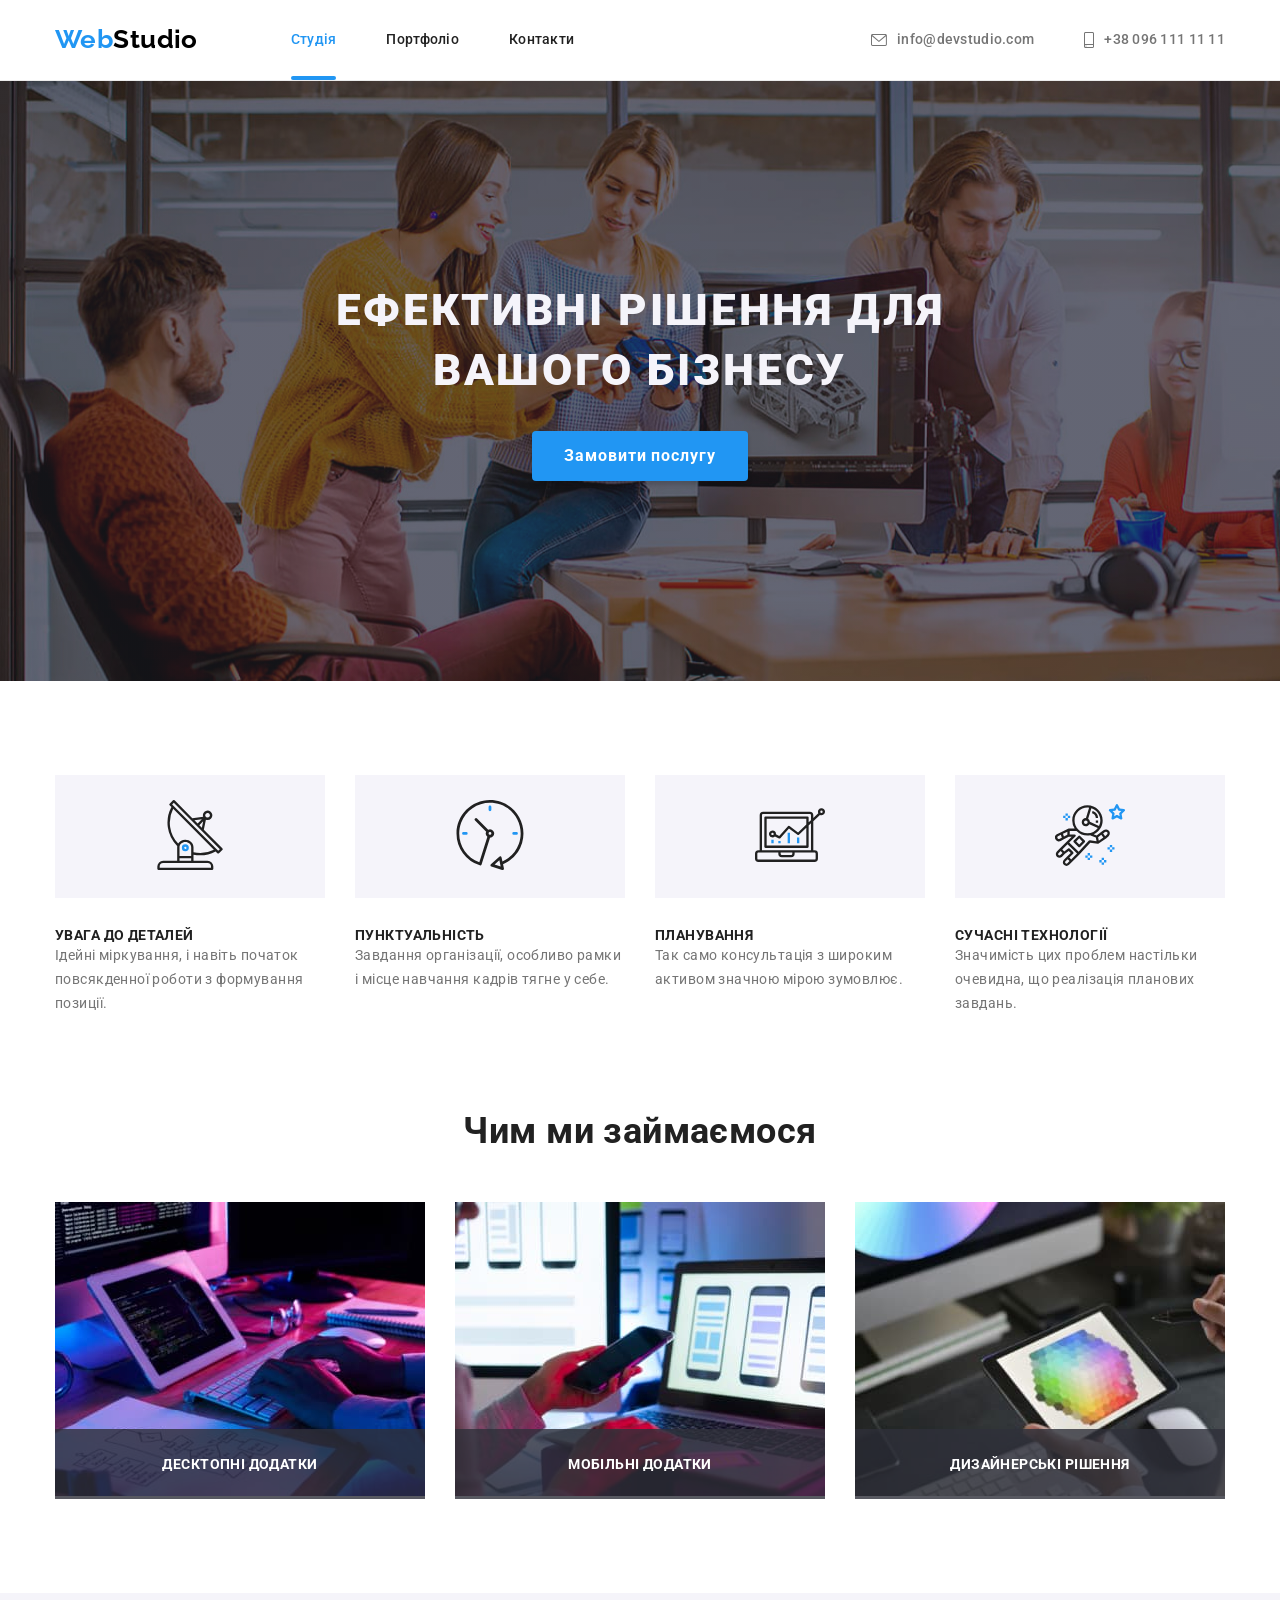
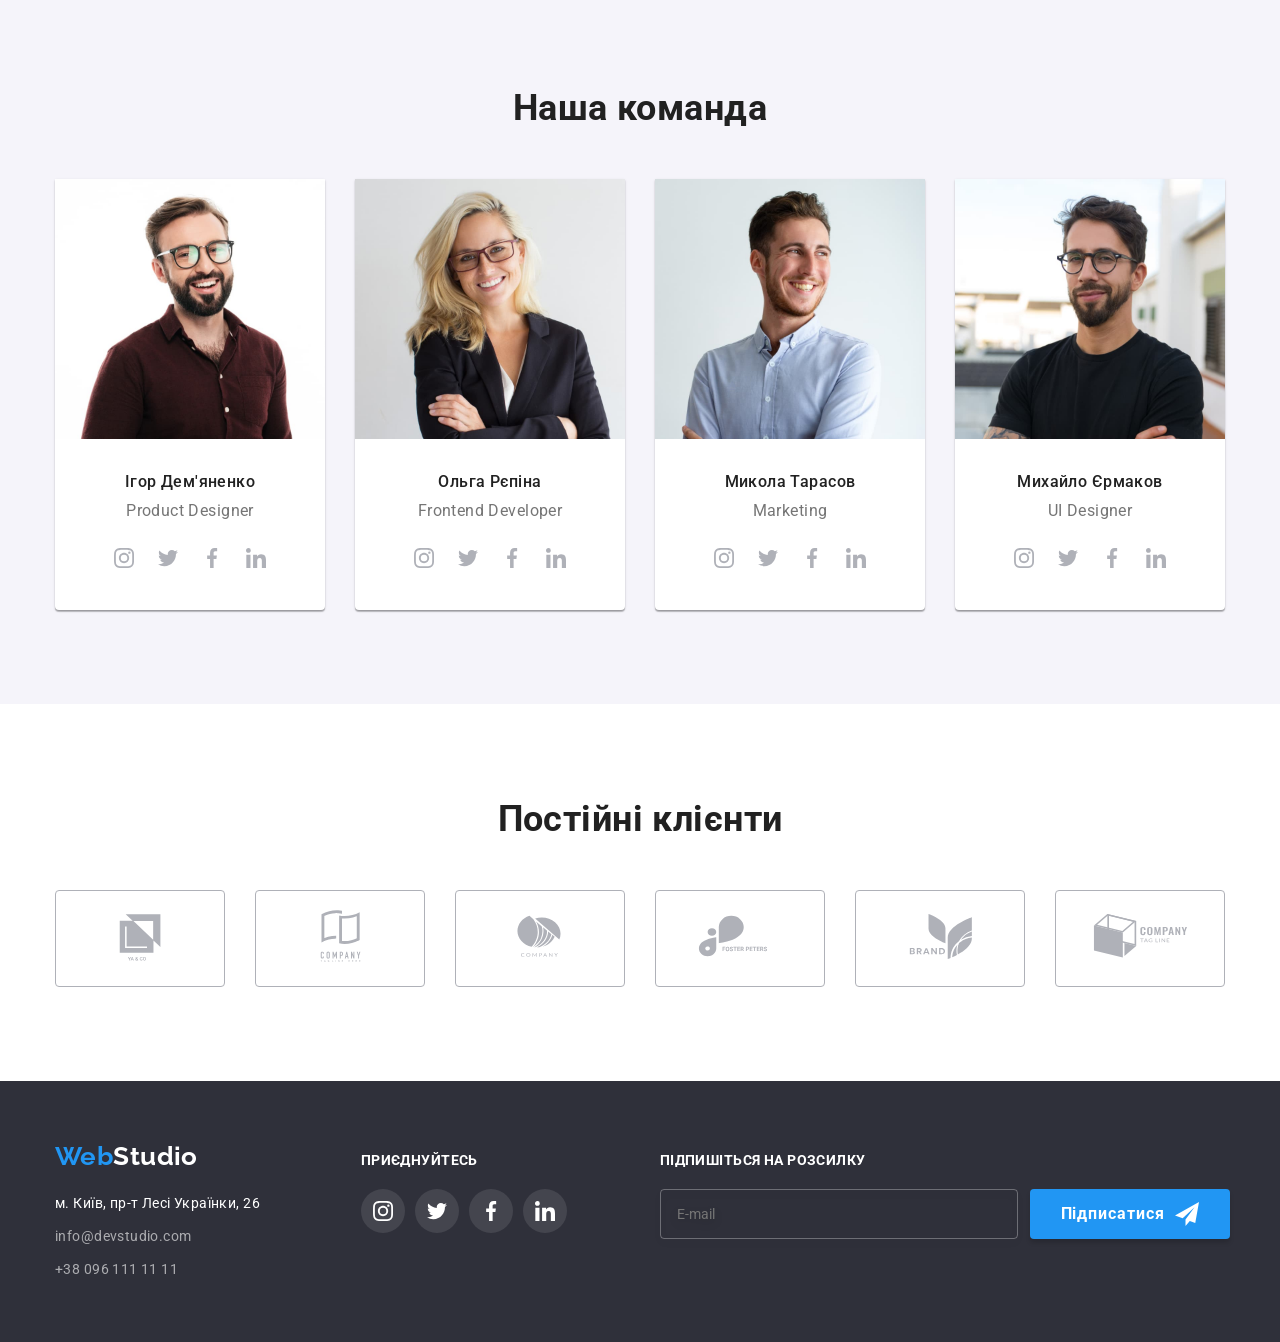
<file: index.html>
<!DOCTYPE html>
<html lang="en">
<head>
    <meta charset="UTF-8">
    <meta http-equiv="X-UA-Compatible" content="IE=edge">
    <meta name="viewport" content="width=device-width, initial-scale=1.0">
    <title>Студія</title>
    <link rel="stylesheet" href="https://cdnjs.cloudflare.com/ajax/libs/modern-normalize/1.1.0/modern-normalize.min.css"
    integrity="sha512-wpPYUAdjBVSE4KJnH1VR1HeZfpl1ub8YT/NKx4PuQ5NmX2tKuGu6U/JRp5y+Y8XG2tV+wKQpNHVUX03MfMFn9Q=="
    crossorigin="anonymous" referrerpolicy="no-referrer">
    <link rel="stylesheet" href="./css/styles.css">
    <link rel="preconnect" href="https://fonts.googleapis.com">
    <link rel="preconnect" href="https://fonts.gstatic.com" crossorigin>
    <link href="https://fonts.googleapis.com/css2?family=Raleway:wght@700&family=Roboto:wght@400;500;700;900&display=swap"
        rel="stylesheet">
</head>
<body>
    
<!-- ХЕДЕР -->

<header class="header">
    <div class="container">
        <nav class="header-nav">
            <a class="logo-first" href="./index.html">Web<span class="logo-second">Studio</span></a>
            <ul class="header-list">
                <li class="header-link current"><a class="link" href="./index.html">Студія</a></li>
                <li class="header-link "><a class="link" href="./portfolio.html">Портфоліо</a></li>
                <li class="header-link"><a class="link" href="">Контакти</a></li>
            </ul>
        </nav>
        
        <ul class="header-contacts-list">
            <li class="item"><a class="link" href="mailto:info@devstudio.com">
                <svg class="contacts-icon" width="16" height="12">
                    <use href="./images/icons.svg#icon-envelope"></use>
                </svg>
                info@devstudio.com</a></li>
            <li class="item"><a class="link" href="tel:+380961111111">
                <svg class="contacts-icon" width="10" height="16">
                    <use href="./images/icons.svg#icon-smartphone"></use>
                </svg>
                +38 096 111 11 11</a></li>
        </ul>
    </div>
</header>

<!--ГЕРОЙ-->
<main class="hero overlay">
    <h1 class="hero-title">Ефективні рішення для вашого бізнесу</h1>
    <button  class="hero-btn" type="button" data-modal-open>Замовити послугу</button>
    
</main>

<!--НАШІ ПЕРЕВАГИ-->
<section class="benefits section">
    <div class="container">
    <h2 class="visually-hidden">Наші переваги</h2>
    <ul class="benefits-list">
        <li class="benefits-item">
            <div class="benefits-bg">
                <svg class="benefits-icon" width="70" height="70">
                    <use href="./images/icons.svg#icon-antenna"></use>
                </svg>
            </div>
            <h3 class="benefits-title">УВАГА ДО ДЕТАЛЕЙ</h3>
            <p class="benefits-text">Ідейні міркування, і навіть початок повсякденної роботи з формування позиції.</p>
        </li>
        <li class="benefits-item">
            <div class="benefits-bg">
                <svg class="benefits-icon" width="70" height="70">
                    <use href="./images/icons.svg#icon-clock"></use>
                </svg>
            </div>
            <h3 class="benefits-title">ПУНКТУАЛЬНІСТЬ</h3>
            <p class="benefits-text">Завдання організації, особливо рамки і місце навчання кадрів тягне у себе.</p>
        </li>
        <li class="benefits-item">
            <div class="benefits-bg">
                <svg class="benefits-icon" width="70" height="70">
                    <use href="./images/icons.svg#icon-diagram"></use>
                </svg>
            </div>
            <h3 class="benefits-title">ПЛАНУВАННЯ</h3>
            <p class="benefits-text">Так само консультація з широким активом значною мірою зумовлює.</p>
        </li>
        <li class="benefits-item">
            <div class="benefits-bg">
                <svg class="benefits-icon" width="70" height="70">
                    <use href="./images/icons.svg#icon-astronaut"></use>
                </svg>
            </div>
            <h3 class="benefits-title">СУЧАСНІ ТЕХНОЛОГІЇ</h3>
            <p class="benefits-text">Значимість цих проблем настільки очевидна, що реалізація планових завдань.</p>
        </li>
    </ul>
    </div>
    
</section>

<!--Чим ми займаємося-->
<section class="business section">
    <div class="container">
        <h2 class="business-title">Чим ми займаємося</h2>
        <ul class="business-list">
            <li class="business-img">
                <div class="business-thumb">
                    <img src="./images/img1.jpg" width="370" height="294" alt="Програмування">
                    <p class="business-descr">Десктопні додатки</p>
                </div>
            </li>
            <li class="business-img">
                <div class="business-thumb">
                    <img src="./images/img2.jpg" width="370" height="294" alt="Розробка додатків">
                    <p class="business-descr">Мобільні додатки</p>
                </div>
            </li>
            <li class="business-img">
                <div class="business-thumb">
                    <img src="./images/img3.jpg" width="370" height="294" alt="Дизайн">
                    <p class="business-descr">Дизайнерські рішення</p>
                </div>
            </li>
        </ul>
    </div>
</section>

<!-- НАША КОМАНДА -->

<section class="team section">
   <div class="container">
    <h2 class="team-title">Наша команда</h2>
    
    <ul class="team-list">
        <li class="team-item">
            <img class="team-img" src="./images/Igor.jpg" width="270" height="260" alt="">
            <div class="team-descr">
                <h3 class="team-name">Ігор Дем'яненко</h3>
                <p class="team-text">Product Designer</p>
                <ul class="social-links-list">
                    <li class="social-item"><a class="social-link" href="">
                            <svg class="social-icon" width="20" height="20">
                                <use href="./images/icons.svg#icon-instagram"></use>
                            </svg>
                        </a></li>
                    <li class="social-item"><a class="social-link" href="">
                            <svg class="social-icon" width="20" height="20">
                                <use href="./images/icons.svg#icon-twitter"></use>
                            </svg>
                        </a></li>
                    <li class="social-item"><a class="social-link" href="">
                            <svg class="social-icon" width="20" height="20">
                                <use href="./images/icons.svg#icon-facebook"></use>
                            </svg>
                        </a></li>
                    <li class="social-item"><a class="social-link" href="">
                            <svg class="social-icon" width="20" height="20">
                                <use href="./images/icons.svg#icon-linkedin"></use>
                            </svg>
                        </a></li>
                
                </ul>
            </div>
        </li>
        <li class="team-item">
            <img class="team-img" src="./images/Olga.jpg" width="270" height="260" alt="">
            <div class="team-descr">
                <h3 class="team-name">Ольга Рєпіна</h3>
                <p class="team-text">Frontend Developer</p>
                <ul class="social-links-list">
                    <li class="social-item"><a class="social-link" href="">
                            <svg class="social-icon" width="20" height="20">
                                <use href="./images/icons.svg#icon-instagram"></use>
                            </svg>
                        </a></li>
                    <li class="social-item"><a class="social-link" href="">
                            <svg class="social-icon" width="20" height="20">
                                <use href="./images/icons.svg#icon-twitter"></use>
                            </svg>
                        </a></li>
                    <li class="social-item"><a class="social-link" href="">
                            <svg class="social-icon" width="20" height="20">
                                <use href="./images/icons.svg#icon-facebook"></use>
                            </svg>
                        </a></li>
                    <li class="social-item"><a class="social-link" href="">
                            <svg class="social-icon" width="20" height="20">
                                <use href="./images/icons.svg#icon-linkedin"></use>
                            </svg>
                        </a></li>
                
                </ul>
            </div>
        </li>
        <li class="team-item">
            <img class="team-img" src="./images/Mykola.jpg" width="270" height="260" alt="">
            <div class="team-descr">
                <h3 class="team-name">Микола Тарасов</h3>
                <p class="team-text">Marketing</p>
                <ul class="social-links-list">
                    <li class="social-item"><a class="social-link" href="">
                            <svg class="social-icon" width="20" height="20">
                                <use href="./images/icons.svg#icon-instagram"></use>
                            </svg>
                        </a></li>
                    <li class="social-item"><a class="social-link" href="">
                            <svg class="social-icon" width="20" height="20">
                                <use href="./images/icons.svg#icon-twitter"></use>
                            </svg>
                        </a></li>
                    <li class="social-item"><a class="social-link" href="">
                            <svg class="social-icon" width="20" height="20">
                                <use href="./images/icons.svg#icon-facebook"></use>
                            </svg>
                        </a></li>
                    <li class="social-item"><a class="social-link" href="">
                            <svg class="social-icon" width="20" height="20">
                                <use href="./images/icons.svg#icon-linkedin"></use>
                            </svg>
                        </a></li>
                
                </ul>
            </div>
        </li>
        <li class="team-item">
            <img class="team-img" src="./images/mykhaylo.jpg" width="270" height="260" alt="">
            <div class="team-descr">
                <h3 class="team-name">Михайло Єрмаков</h3>
                <p class="team-text">UI Designer</p>
                <ul class="social-links-list">
                    <li class="social-item"><a class="social-link" href="">
                            <svg class="social-icon" width="20" height="20">
                                <use href="./images/icons.svg#icon-instagram"></use>
                            </svg>
                        </a></li>
                    <li class="social-item"><a class="social-link" href="">
                            <svg class="social-icon" width="20" height="20">
                                <use href="./images/icons.svg#icon-twitter"></use>
                            </svg>
                        </a></li>
                    <li class="social-item"><a class="social-link" href="">
                            <svg class="social-icon" width="20" height="20">
                                <use href="./images/icons.svg#icon-facebook"></use>
                            </svg>
                        </a></li>
                    <li class="social-item"><a class="social-link" href="">
                            <svg class="social-icon" width="20" height="20">
                                <use href="./images/icons.svg#icon-linkedin"></use>
                            </svg>
                        </a></li>
                
                </ul>
            </div>
        </li>
    </ul>

   </div>
</section>

<!-- ПОСТІЙНІ КЛІЄНТИ -->

<section class="clients-section section">
    <div class="container">
        <h2 class="clients-title">Постійні клієнти</h2>
        <ul class="clients-list">
            <li class="clients-item">
                <a class="clients-link" href="">
                    <svg class="clients-icon" width="106" height="60">
                        <use href="./images/icons.svg#icon-logo1"></use>
                    </svg>
                </a></li>
            <li class="clients-item">
                <a class="clients-link" href="">
                    <svg class="clients-icon" width="106" height="60">
                        <use href="./images/icons.svg#icon-logo2"></use>
                    </svg>
                </a>
            </li>
            <li class="clients-item">
                <a class="clients-link" href="">
                    <svg class="clients-icon" width="106" height="60">
                        <use href="./images/icons.svg#icon-logo3"></use>
                    </svg>
                </a>
            </li>
            <li class="clients-item">
                <a class="clients-link" href="">
                    <svg class="clients-icon" width="106" height="60">
                        <use href="./images/icons.svg#icon-logo4"></use>
                    </svg>
                </a>
            </li>
            <li class="clients-item">
                <a class="clients-link" href="">
                    <svg class="clients-icon" width="106" height="60">
                        <use href="./images/icons.svg#icon-logo5"></use>
                    </svg>
                </a>
            </li>
            <li class="clients-item">
                <a class="clients-link" href="">
                    <svg class="clients-icon" width="106" height="60">
                        <use href="./images/icons.svg#icon-logo6"></use>
                    </svg>
                </a>
            </li>
        </ul>

    </div>
</section>

<!-- ФУТЕР -->

<footer class="footer">
    <div class="container">
       <div class="footer-left">
        <div class="footer-logo">
            <a class="logo-first" href="./index.html">Web<span class="logo-second">Studio</span></a>
        </div>
        <address class="footer-adress">
            <ul class="footer-adress list">
                <li class="footer-adress item">м. Київ, пр-т Лесі Українки, 26</li>
                <li class="footer-adress link"><a href="mailto:info@devstudio.com">info@devstudio.com</a></li>
                <li class="footer-adress link"><a href="tel:+380961111111">+38 096 111 11 11</a></li>
            </ul>
        </address>
       </div>
        <div class="footer-right">
            <p class="social-title">приєднуйтесь</p>
            <ul class="social-list">
                <li class="social-item"><a class="social-link" href="">
                        <svg class="social-icon" width="20" height="20">
                            <use href="./images/icons.svg#icon-instagram"></use>
                        </svg>
                    </a></li>
                <li class="social-item"><a class="social-link" href="">
                        <svg class="social-icon" width="20" height="20">
                            <use href="./images/icons.svg#icon-twitter"></use>
                        </svg>
                    </a></li>
                <li class="social-item"><a class="social-link" href="">
                        <svg class="social-icon" width="20" height="20">
                            <use href="./images/icons.svg#icon-facebook"></use>
                        </svg>
                    </a></li>
                <li class="social-item"><a class="social-link" href="">
                        <svg class="social-icon" width="20" height="20">
                            <use href="./images/icons.svg#icon-linkedin"></use>
                        </svg>
                    </a></li>
            </ul>
        </div>
        <!-- ПІДПИСКА НА РОЗСИЛКУ -->
        
        <div class="footer-subscribe">
            <p class="subscribe-text">Підпишіться на розсилку</p>
            <form class="form-email">
                <label class="label">
                <input class="subscribe-input" type="email" name="email" placeholder="E-mail" autofocus autocomplete="off">
                </label>
                <button class="submit-btn" type="submit">Підписатися<span>
                <svg class="send-icon" width="24" height="24">
                    <use href="./images/icons.svg#icon-icon-send"></use>
                </svg>
                </span></button>
            </form>
        </div>
    </div>

 

</footer>

<!-- МОДАЛЬНЕ ВІКНО -->

<div class="backdrop is-hidden" data-modal>
    <div class="modal-wrapper">
        <button class="modal-btn" type="button" data-modal-close>
            <svg class="close-icon" width="18" height="18">
                <use href="./images/icons.svg#icon-close"></use>
            </svg>
        </button>
        
        <form class="modal-form">
            <p class="modal-title">Залиште свої дані, ми вам передзвонимо</p>
            <div class="form-field">
                <label class="form-label" for="text">
                    <span class="label-item">Ім'я</span>
                    <input class="form-input" type="text" id="text" required minlength="3" pattern="^[a-zA-Z]+\s[a-zA-Z]+$">
                    <svg class="form-icon" width="18" height="18">
                        <use href="./images/icons.svg#icon-person-black"></use>
                    </svg>
                </label>
                
            </div>
            <div class="form-field">
                <label class="form-label" for="tel">
                    <span class="label-item">Телефон</span>
                    <input class="form-input" type="tel" id="tel" required autofocus>
                    <svg class="form-icon" width="18" height="18">
                        <use href="./images/icons.svg#icon-phone-black"></use>
                    </svg>
                </label>
                
            </div>
            <div class="form-field">
                <label class="form-label" for="email">
                    <span class="label-item">Пошта</span>
                    <input class="form-input" type="email" id="email" required>
                    <svg class="form-icon" width="18" height="18">
                        <use href="./images/icons.svg#icon-email-black"></use>
                    </svg>
                </label>
                
            </div>
            <div class="form-field">
                <label class="form-label" for="comments">
                    <span class="label-item">Коментар</span>
                    <textarea class=" textarea form-input" name="comments"  id="comments" placeholder="Введіть текст" cols="30"></textarea>
                </label>
            </div>

            <label class="checkbox-label">
                <input class="checkbox" type="checkbox" name="html" id="checkbox-label">
                <span class="checkbox-icon">
                    <svg class="icon" width="16" height="15">
                        <use href="./images/icons.svg#icon-vector"></use>
                    </svg>
                </span>
                <span class="checkbox-item">
                    Погоджуюся з розсилкою та приймаю
                    <a class="checkbox-link" href="">Умови договору</a>
                </span>
            </label>
            <button class="form-submit-btn" type="submit">Відправити</button>
        </form>
    </div>

</div>

<script src="./modal.js"></script>




</body>
</html>
</file>
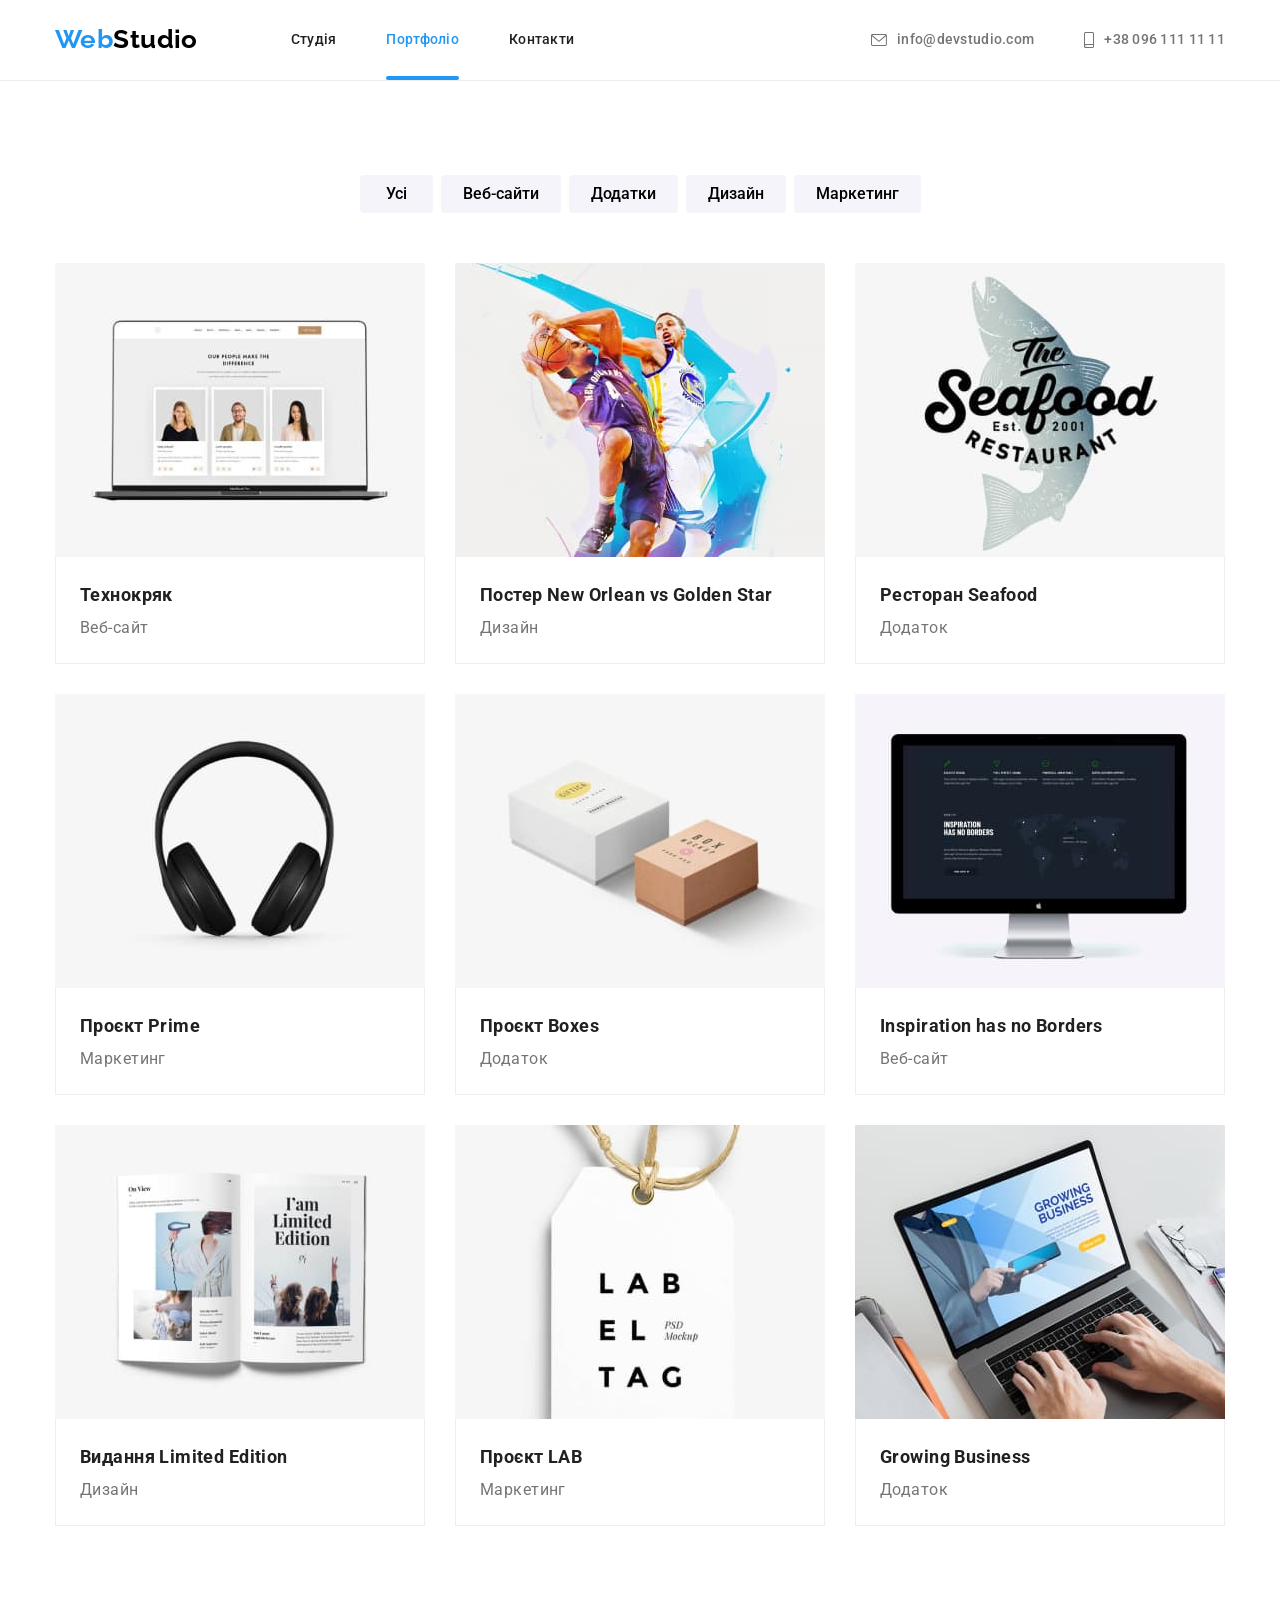
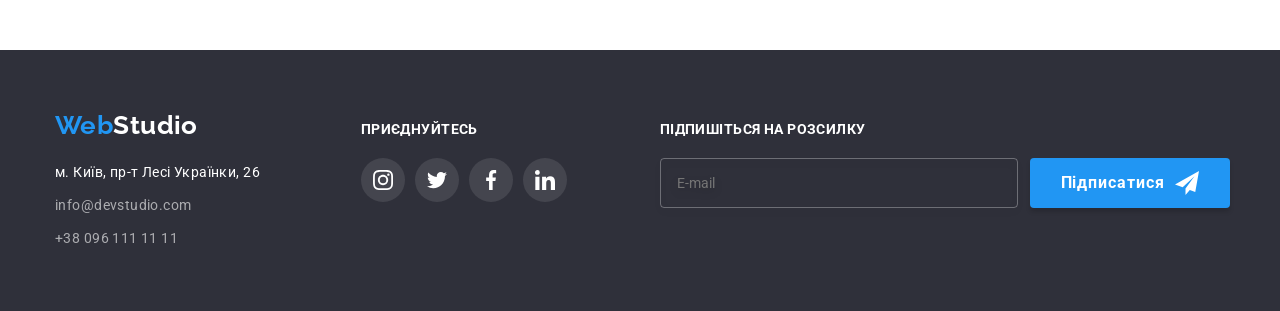
<file: portfolio.html>
<!DOCTYPE html>
<html lang="en">
<head>
    <meta charset="UTF-8">
    <meta http-equiv="X-UA-Compatible" content="IE=edge">
    <meta name="viewport" content="width=device-width, initial-scale=1.0">
    <title>Portfolio</title>
    <link rel="stylesheet" href="https://cdnjs.cloudflare.com/ajax/libs/modern-normalize/1.1.0/modern-normalize.min.css"
    integrity="sha512-wpPYUAdjBVSE4KJnH1VR1HeZfpl1ub8YT/NKx4PuQ5NmX2tKuGu6U/JRp5y+Y8XG2tV+wKQpNHVUX03MfMFn9Q=="
    crossorigin="anonymous" referrerpolicy="no-referrer">
    <link rel="stylesheet" href="./css/styles.css">
    <link rel="preconnect" href="https://fonts.googleapis.com">
    <link rel="preconnect" href="https://fonts.gstatic.com" crossorigin>
    <link href="https://fonts.googleapis.com/css2?family=Raleway:wght@700&family=Roboto:wght@400;500;700;900&display=swap"
        rel="stylesheet">
</head>
<body>
<!-- ХЕДЕР -->

<header class="header">
    <div class="container">
        <nav class="header-nav">
            <a class="logo-first" href="./index.html">Web<span class="logo-second">Studio</span></a>
            <ul class="header-list">
                <li class="header-link"><a class="link" href="./index.html">Студія</a></li>
                <li class="header-link current"><a class="link" href="./portfolio.html">Портфоліо</a></li>
                <li class="header-link"><a class="link" href="">Контакти</a></li>
            </ul>
        </nav>

        <ul class="header-contacts-list">
            <li class="item"><a class="link" href="mailto:info@devstudio.com">
                    <svg class="contacts-icon" width="16" height="12">
                        <use href="./images/icons.svg#icon-envelope"></use>
                    </svg>
                    info@devstudio.com</a></li>
            <li class="item"><a class="link" href="tel:+380961111111">
                    <svg class="contacts-icon" width="10" height="16">
                        <use href="./images/icons.svg#icon-smartphone"></use>
                    </svg>
                    +38 096 111 11 11</a></li>
        </ul>
    </div>
</header>

    <!-- НАШІ РОБОТИ -->

    <section class="projects section">
        <div class="container">
            <ul class="projects-btn-list">
                <li class="projects-btn-item"><button class="projects-btn" type="button">Усі</button></li>
                <li class="projects-btn-item"><button class="projects-btn" type="button">Веб-сайти</button></li>
                <li class="projects-btn-item"><button class="projects-btn" type="button">Додатки</button></li>
                <li class="projects-btn-item"><button class="projects-btn" type="button">Дизайн</button></li>
                <li class="projects-btn-item"><button class="projects-btn" type="button">Маркетинг</button></li>
            </ul>
            
            <ul class="projects-list">
                <li class="projects-item">
                    <a class="projects-link" href="">
                        <div class="projects-thumb">
                            <img class="projects-img" src="./images/tehno.jpg" width="370" height="294" alt="">
                            <p class="projects-definition">Ресурс пропонує комплексні пропозиції з різним рівнем функціоналу та сервісів. Все це
                                дозволить відвідувачу отримати
                                вичерпні відомості про компанію чи приватну особу.</p>
                        </div>
                        <div class="projects-descr">
                            <h2 class="projects-title">Технокряк</h2>
                            <p class="projects-text">Веб-сайт</p>
                        </div>
                    </a>
                </li>
            
                <li class="projects-item">
                    <a class="projects-link" href="">
                        <div class="projects-thumb">
                            <img class="projects-img" src="./images/orlean.jpg" width="370" height="294" alt="">
                            <p class="projects-definition">Ресурс пропонує комплексні пропозиції з різним рівнем функціоналу та сервісів. Все це
                                дозволить відвідувачу отримати
                                вичерпні відомості про компанію чи приватну особу.</p>
                        </div>
                        <div class="projects-descr">
                            <h2 class="projects-title">Постер New Orlean vs Golden Star</h2>
                            <p class="projects-text">Дизайн</p>
                        </div>
                    </a>
                </li>
                <li class="projects-item">
                    <a class="projects-link" href="">
                        <div class="projects-thumb">
                            <img class="projects-img" src="./images/food.jpg" width="370" height="294" alt="">
                            <p class="projects-definition">Ресурс пропонує комплексні пропозиції з різним рівнем функціоналу та сервісів. Все це
                                дозволить відвідувачу отримати
                                вичерпні відомості про компанію чи приватну особу.</p>
                        </div>
                        <div class="projects-descr">
                            <h2 class="projects-title">Ресторан Seafood</h2>
                            <p class="projects-text">Додаток</p>
                        </div>
                    </a>
            
                </li>
                <li class="projects-item">
                    <a class="projects-link" href="">
                        <div class="projects-thumb">
                            <img class="projects-img" src="./images/prime.jpg" width="370" height="294" alt="">
                            <p class="projects-definition">Ресурс пропонує комплексні пропозиції з різним рівнем функціоналу та сервісів. Все це
                                дозволить відвідувачу отримати
                                вичерпні відомості про компанію чи приватну особу.</p>
                        </div>
                        <div class="projects-descr">
                            <h2 class="projects-title">Проєкт Prime</h2>
                            <p class="projects-text">Маркетинг</p>
                        </div>
                    </a>
            
                </li>
                <li class="projects-item">
                    <a class="projects-link" href="">
                        <div class="projects-thumb">
                            <img class="projects-img" src="./images/boxes.jpg" width="370" height="294" alt="">
                            <p class="projects-definition">Ресурс пропонує комплексні пропозиції з різним рівнем функціоналу та сервісів. Все це
                                дозволить відвідувачу отримати
                                вичерпні відомості про компанію чи приватну особу.</p>
                        </div>
                        <div class="projects-descr">
                            <h2 class="projects-title">Проєкт Boxes</h2>
                            <p class="projects-text">Додаток</p>
                        </div>
                    </a>
            
                </li>
                <li class="projects-item">
                    <a class="projects-link" href="">
                        <div class="projects-thumb">
                            <img class="projects-img" src="./images/insp.jpg" width="370" height="294" alt="">
                            <p class="projects-definition">Ресурс пропонує комплексні пропозиції з різним рівнем функціоналу та сервісів. Все це
                                дозволить відвідувачу отримати
                                вичерпні відомості про компанію чи приватну особу.</p>
                        </div>
                        <div class="projects-descr">
                            <h2 class="projects-title">Inspiration has no Borders</h2>
                            <p class="projects-text">Веб-сайт</p>
                        </div>
                    </a>
            
                </li>
                <li class="projects-item">
                    <a class="projects-link" href="">
                        <div class="projects-thumb">
                            <img class="projects-img" src="./images/limited.jpg" width="370" height="294" alt="">
                            <p class="projects-definition">Ресурс пропонує комплексні пропозиції з різним рівнем функціоналу та сервісів. Все це
                                дозволить відвідувачу отримати
                                вичерпні відомості про компанію чи приватну особу.</p>
                        </div>
                        <div class="projects-descr">
                            <h2 class="projects-title">Видання Limited Edition</h2>
                            <p class="projects-text">Дизайн</p>
                        </div>
                    </a>
            
                </li>
                <li class="projects-item">
                    <a class="projects-link" href="">
                        <div class="projects-thumb">
                            <img class="projects-img" src="./images/lab.jpg" width="370" height="294" alt="">
                            <p class="projects-definition">Ресурс пропонує комплексні пропозиції з різним рівнем функціоналу та сервісів. Все це
                                дозволить відвідувачу отримати
                                вичерпні відомості про компанію чи приватну особу.</p>
                        </div>
                        <div class="projects-descr">
                            <h2 class="projects-title">Проєкт LAB</h2>
                            <p class="projects-text">Маркетинг</p>
                        </div>
                    </a>
            
                </li>
                <li class="projects-item">
                    <a class="projects-link" href="">
                        <div class="projects-thumb">
                            <img class="projects-img" src="./images/growing.jpg" width="370" height="294" alt="">
                            <p class="projects-definition">Ресурс пропонує комплексні пропозиції з різним рівнем функціоналу та сервісів. Все це
                                дозволить відвідувачу отримати
                                вичерпні відомості про компанію чи приватну особу.</p>
                        </div>
                        <div class="projects-descr">
                            <h2 class="projects-title">Growing Business</h2>
                            <p class="projects-text">Додаток</p>
                        </div>
                    </a>
            
                </li>
            </ul>
        </div>


    </section>
    

<!-- ФУТЕР -->

<footer class="footer">
    <div class="container">
        <div class="footer-left">
            <div class="footer-logo">
                <a class="logo-first" href="./index.html">Web<span class="logo-second">Studio</span></a>
            </div>
            <address class="footer-adress">
                <ul class="footer-adress list">
                    <li class="footer-adress item">м. Київ, пр-т Лесі Українки, 26</li>
                    <li class="footer-adress link"><a href="mailto:info@devstudio.com">info@devstudio.com</a></li>
                    <li class="footer-adress link"><a href="tel:+380961111111">+38 096 111 11 11</a></li>
                </ul>
            </address>
        </div>
        <div class="footer-right">
            <p class="social-title">приєднуйтесь</p>
            <ul class="social-list">
                <li class="social-item"><a class="social-link" href="">
                        <svg class="social-icon" width="20" height="20">
                            <use href="./images/icons.svg#icon-instagram"></use>
                        </svg>
                    </a></li>
                <li class="social-item"><a class="social-link" href="">
                        <svg class="social-icon" width="20" height="20">
                            <use href="./images/icons.svg#icon-twitter"></use>
                        </svg>
                    </a></li>
                <li class="social-item"><a class="social-link" href="">
                        <svg class="social-icon" width="20" height="20">
                            <use href="./images/icons.svg#icon-facebook"></use>
                        </svg>
                    </a></li>
                <li class="social-item"><a class="social-link" href="">
                        <svg class="social-icon" width="20" height="20">
                            <use href="./images/icons.svg#icon-linkedin"></use>
                        </svg>
                    </a></li>
            </ul>
        </div>
        <!-- ПІДПИСКА НА РОЗСИЛКУ -->

        <div class="footer-subscribe">
            <p class="subscribe-text">Підпишіться на розсилку</p>
            <form class="form-email">
                <label class="label"></label>
                <input class="subscribe-input" type="email" name="email" placeholder="E-mail" autofocus
                    autocomplete="off">
                <button class="submit-btn" type="submit">Підписатися<span>
                        <svg class="send-icon" width="24" height="24">
                            <use href="./images/icons.svg#icon-icon-send"></use>
                        </svg>
                    </span></button>
            </form>
        </div>
    </div>



</footer>
</body>
</html>
</file>
<file: css/styles.css>
/* ЗМІННІ */
:root {

/* Кольори фону */
--main-bg-color: #FFFFFF;
--sec-bg-color: #F5F4FA;
--dark-bg-color: #2F303A;

/* Кольори тексту */
--main-text-color: #212121;
--sec-text-color: #757575;
--hover-text-color: #2196F3;
--main-logo-color: #2196F3;
--secondary-logo-color: #000000;

/* Заливка іконок */
--icon-fill: #AFB1B8;

/* Анімація */

--anim: 250ms cubic-bezier(0.4, 0, 0.2, 1);


}

body {
    background-color: var(--main-bg-color);
    font-family: 'Roboto', sans-serif;
    font-size: 14px;
    letter-spacing: 0.03em;
    color: var(--main-text-color);
}

/* Скидання стилів */
a {
    color: inherit;
    text-decoration: none;
}

ul {
    list-style: none;
}

h1, h2, h3, h4, h5, h6, p, ul, a {
        margin: 0px;
        padding: 0px;
}

.container {
        width: 1200px;
        padding: 0 15px;
        margin-left: auto;
        margin-right: auto;
}

.section {
        padding-top: 94px;
        padding-bottom: 94px;
}

/* СТОРІНКА СТУДІЯ*/

/* ХЕДЕР */

.header {
        background-color: var(--main-bg-color)
}

.logo-first,
.logo-second {

        font-family: 'Raleway', sans-serif;
        font-weight: 700;
        font-size: 26px;
        line-height: 1.19;
        color: var(--hover-text-color);
        padding-top: 24px;
        padding-bottom: 25px;
       

}

.logo-second {
    color: var(--secondary-logo-color);margin-right: 93px;
}

.header .container {
        display: flex;
        justify-content: space-between;

}

.header-list .link {
        display: block;
        padding: 32px 0px;
        font-weight: 500;
        font-size: 14px;
        line-height: 1.14;
        letter-spacing: 0.02em;
        transition: color var(--anim);
}

.header-list .link:focus,
.header-list .link:hover {
    color: var(--hover-text-color)
}

.header-list {
        display: flex;
        align-items: center;
       
}

.header-contacts-list {
        font-weight: 500;
        font-size: 14px;
        line-height: 1.14px;
        letter-spacing: 0.02em;
        color: var(--sec-text-color);
        display: flex;
        align-items: center;
        padding-top: 32px;
        padding-bottom: 32px;
}

.header-contacts-list .link {
        display: flex;
        fill: var(--sec-text-color);
        align-items: center;
        justify-content: center;
        transition: color var(--anim), fill var(--anim);
}


.header-contacts-list .link:hover,
.header-contacts-list .link:focus {
        color: var(--hover-text-color);
        fill: var(--hover-text-color)
}

.header-link {
        position: relative;
}

.current {
        color: var(--hover-text-color);
}

.current::after {
        content: '';
        position: absolute;
        left: 0px;
        bottom: 0px;
        display: flex;
        width: 100%;
        height: 4px;
        border-radius: 2px;
        background-color: var(--main-logo-color);
        

}



.contacts-icon {
        margin-right: 10px;
}



.header-contacts-list .item:not(:last-child) {
        margin-right: 50px;
}


.header .container {
        display: flex;
        align-items: center;
}
.header-nav {
        display: flex;
}

.header-link:not(:last-child) {
        margin-right: 50px;
}



/* ГЕРОЙ */
.hero {
        background-color: var(--dark-bg-color);
        padding-top: 200px;
        padding-bottom: 200px;            
}

.overlay {
        max-width: 1600px;
        max-height: 600px;
        margin-right: auto;
        margin-left: auto;
        background-image: linear-gradient(
                rgba(47, 48, 58, 0.4),
                rgba(47, 48, 58, 0.4)),
                url(../images/hero.jpg);
}



.hero-title {
        width: 696px;
        margin-bottom: 30px;
        margin-left: auto;
        margin-right: auto;
        font-weight: 900;
        font-size: 44px;
        line-height: 1.36;
        text-align: center;
        letter-spacing: 0.06em;
        text-transform: uppercase;
        color: var(--sec-bg-color)
}
.hero-btn {
        display: block;
        margin-left: auto;
        margin-right: auto;
        padding: 10px 32px;
        min-width: 200px;
        border-radius: 4px;
        border: 0px transparent;
        cursor: pointer;
        font-weight: 700;
        font-size: 16px;
        line-height: 1.88;
        text-align: center;
        letter-spacing: 0.06em;
        color: var(--main-bg-color);
        background-color: var(--hover-text-color);box-shadow: 0px 4px 4px rgba(0, 0, 0, 0.15);
    
}

/* НАШІ ПЕРЕВАГИ */

.visually-hidden {
    position: absolute;
    width: 1px;
    height: 1px;
    margin: -1px;
    border: 0;
    padding: 0;
    white-space: nowrap;
    clip-path: inset(100%);
    clip: rect(0 0 0 0);
    overflow: hidden;
}

.benefits-list {
        display: flex;
}

.benefits-item {
        width: 270px;
}

.benefits-item:not(:last-child) {
        margin-right: 30px;
}

.benefits-bg {
        margin-bottom: 30px;
        padding: 25px 100px;
        align-items: center;
        justify-content: center;
        background-color: var(--sec-bg-color);
}


.benefits-title {
        font-weight: 700;
        font-size: 14px;
        line-height: 1.14;
        text-transform: uppercase;
}

.benefits-text {
        font-size: 14px;
        line-height: 1.71;
        color: var(--sec-text-color);
}



/* ЧИМ МИ ЗАЙМАЄМОСЯ */

.business {
        padding-top: 0px;
}

.business-title {
        margin-bottom: 50px;
        font-weight: 700;
        font-size: 36px;
        line-height: 1.17;
        text-align: center;
}

.business-list {
        display: flex;
        flex-wrap: wrap;
        flex-basis: calc((100% - 60px) / 3);
}

.business-img:not(:last-child) {
        margin-right: 30px;
}

.business-thumb {
        position: relative;
}

.business-descr {
        position: absolute;
        display: flex;
        bottom: 0px;
        width: 100%;
        height: 70px;
        font-weight: 700;
        font-size: 14px;
        line-height: 1,14;
        text-align: center;
        align-items: center;
        justify-content: center;
        text-transform: uppercase;
        color: var(--main-bg-color);
        background-color: rgba(47, 48, 58, 0.8);


}

/* НАША КОМАНДА */

.team {
        background-color: var(--sec-bg-color)
}

.team-title {
        margin-bottom: 50px;
        font-weight: 700;
        font-size: 36px;
        line-height: 1.17;
        text-align: center;
}
.team-name {
        margin-bottom: 10px;
        font-weight: 500;
        font-size: 16px;
        line-height: 1.19;
}
.team-text {
        margin-bottom: 16px;
        font-size: 16px;
        line-height: 1.19;
        color: var(--sec-text-color);
}

.team-list {
        display: flex;
        flex-wrap: wrap;
        flex-basis: calc((100% - 90px) / 4);
}

.team-item:not(:last-child) {
        margin-right: 30px;
}

.team-descr {
        padding-top: 30px;
        padding-bottom: 30px;
}

.team-item {
        text-align: center;
        background-color: var(--main-bg-color);
        box-shadow: 0px 1px 3px rgba(0, 0, 0, 0.12), 0px 1px 1px rgba(0, 0, 0, 0.14), 0px 2px 1px rgba(0, 0, 0, 0.2);
        border-radius: 0px 0px 4px 4px;
}

.social-links-list {
        display: flex;
        align-items: center;
        justify-content: center;
}

.social-link {
        display: flex;
        width: 44px;
        height: 44px;
        border-radius: 50%;
        padding: 0px;
        align-items: center;
        justify-content: center;
        background-color: inherit;
        transition: background-color var(--anim), fill var(--anim);
}

.social-icon {
        fill: var(--icon-fill);
}

.social-link:hover ,
.social-link:focus {
        background-color: var(--main-logo-color);
}

.social-link:hover .social-icon,
.social-link:focus .social-icon {
        fill: var(--main-bg-color);
} 

/* ПОСТІЙНІ КЛІЄНТИ */

.clients-title {
        font-weight: 700;
        font-size: 36px;
        line-height: 1.17;
        text-align: center;
        margin-bottom: 50px;
        color: var(--main-text-color);
}

.clients-list {
        display: flex;
        align-items: center;
}

.clients-item {
        width: 170px;
}

.clients-item:not(:last-child) {
        margin-right: 30px;
}

.clients-link {
        display: block;
        padding: 16px 32px;
        border: 1px solid #AFB1B8;
        border-radius: 4px;
        border-color: var(--icon-fill);
        transition: border-color var(--anim);
}

.clients-icon {
        fill: var(--icon-fill);
        transition: fill var(--anim);

}

.clients-link:hover,
.clients-link:focus {
        border-color: var(--hover-text-color);
}

.clients-link:hover .clients-icon,
.clients-link:focus .clients-icon {
        fill: var(--hover-text-color);
}



/* ФУТЕР */

.footer {
    background-color: var(--dark-bg-color);
    padding-top: 60px;
    padding-bottom: 60px;
}

.footer .container {
        display: flex;
        align-items: baseline;
}

.footer .logo-second {
    color: var(--main-bg-color);
}

.footer-logo {
        margin-bottom: 20px;
}

.footer-left {
        margin-right: 70px;
}

.footer-adress .item {
        font-size: 14px;
        line-height: 1.71;
        font-style: normal;
        color: var(--main-bg-color)
}

.footer-adress .link {
        font-size: 14px;
        line-height: 1.71;
        font-style: normal;
        color: rgba(255, 255, 255, 0.6);
        transition: color var(--anim);
}

.footer-adress .link:hover,
.footer-adress .link:focus {
        color: var(--hover-text-color);
}

.footer-adress:not(:last-child):not(:last-child) {
        margin-bottom: 9px;
}


.social-list {
        display: flex;
}

.social-title {
        font-size: 14px;
        line-height: 1.14;
        font-weight: 700;
        text-transform: uppercase;
        color: #FFFFFF;
        margin-bottom: 20px;
}

.footer .social-link {
        background-color: rgba(255, 255, 255, 0.1);
        transition: background-color var(--anim);
}

.footer .social-link:hover,
.footer .social-link:focus {
        background-color: var(--hover-text-color);
}

.footer .social-icon {
        fill: var(--main-bg-color);
}

.footer .social-item:not(:last-child) {
        margin-right: 10px;
}

/* ІДПИСКА НА РОЗСИЛКУ */

.footer-subscribe {
        margin-left: 93px;
}

.subscribe-text {
        display: flex;
        margin-bottom: 20px;
        font-weight: 700;
        font-size: 14px;
        line-height: 1.14;
        text-transform: uppercase;
        color: var(--main-bg-color);
}

.form-email {
        display: flex;
        width: 570px;
        align-items: flex-end;
}

.subscribe-input {
        width: 358px;
        height: 50px;
        padding-left: 16px;
        border: 1px solid rgba(255, 255, 255, 0.3);
        filter: drop-shadow(0px 4px 4px rgba(0, 0, 0, 0.15));
        border-radius: 4px;
        color: rgba(255, 255, 255, 0.6);;
        background-color: inherit;
        outline: none;
}


.submit-btn {
        display: inline-flex;
        width: 200px;
        height: 50px;
        margin-left: 12px;
        border-radius: 4px;
        border-color: transparent;
        text-align: center;
        align-items: center;
        justify-content: center;
        font-weight: 700;
        font-size: 16px;
        line-height: 1.88px;
        letter-spacing: 0.06em;
        color: var(--main-bg-color);
        background-color: var(--hover-text-color);
        box-shadow: 0px 4px 4px rgba(0, 0, 0, 0.15);
}

.send-icon {
        margin-left: 10px;
        fill: var(--main-bg-color);

}




/* МОДАЛЬНЕ ВІКНО */

.backdrop {
        
        position: fixed;
        width: 100vw;
        height: 100vh;
        top: 0;
        left: 0;
        background-color: rgba(0, 0, 0, 0.2);
        visibility: visible;
        pointer-events: initial;
        transition: opacity var(--anim), visibility var(--anim);
        transform: scale(1);
}


.backdrop.is-hidden {
        opacity: 0;
        visibility: hidden;
        pointer-events: none;
        transform: scale(0.5);
}


.modal-btn {
        display: flex;
        position: absolute;
        right: 8px;
        top: 8px;
        width: 30px;
        height: 30px;
        border-radius: 50px;
        border: 1px solid rgba(0, 0, 0, 0.1);
        background-color: var(--main-bg-color);
        align-items: center;
        justify-content: center;
        cursor: pointer;
        transition: fill var(--anim);
}


.modal-btn:hover,
.modal-btn:focus {
        fill: var(--hover-text-color);
}


.modal-wrapper {
        position: absolute;
        display: flex;
        width: 528px;
        height: 581px;
        top: 50vh;
        left: 50vw;
        transform: translate(-50%, -50%);
        background-color: var(--main-bg-color);
        box-shadow: 0px 1px 3px rgba(0, 0, 0, 0.12), 0px 1px 1px rgba(0, 0, 0, 0.14), 0px 2px 1px rgba(0, 0, 0, 0.2);
        border-radius: 4px;
}

.modal-form {
        width: 100%;
        padding: 40px
}

.modal-title {
        margin-bottom: 12px;
        font-weight: 700;
        font-size: 20px;
        line-height: 1.15;
        text-align: center;
}
  

.form-field {
        width: 100%;
        margin-bottom: 10px;
        display: flex;
        flex-direction: column;
        position: relative;
}

.form-field:last-child {
        margin-bottom: 0px;
}

.form-icon {
        position: absolute;
        left: 0px;
        top: 50%;
        left: 12px;
        fill: var(--main-text-color);

}

.form-label {
      
        display: flex;
        flex-direction: column;     
}

.label-item {
        margin-bottom: 4px;
        font-weight: 400;
        font-size: 12px;
        line-height: 14px;
        letter-spacing: 0.01em;
        color: var(--sec-text-color);
}

.form-field .form-input {
        padding-left: 42px;
}

.form-input {
        display: inline-block;
        width: 100%;
        height: 40px;
        font-weight: 400;
        font-size: 12px;
        line-height: 14px;
        letter-spacing: 0.01em;
        color: var(--sec-text-color);
        border: 1px solid rgba(33, 33, 33, 0.2);
        border-radius: 4px;
        outline: none;
        transition: border-color var(--anim), fill var(--anim);
}

.form-input:focus,
.form-input:focus + .form-icon {
        border-color: var(--main-logo-color);
        fill: var(--hover-text-color);

}
.textarea {
        height: 120px;
        resize: none;    
}

.form-field .textarea {
        padding: 12px 16px 0px 16px;
       
}

.form-field .textarea::placeholder {
        font-weight: 400;
        font-size: 12px;
        line-height: 1.16;
        letter-spacing: 0.01em;
        color: rgba(117, 117, 117, 0.5);
}


.checkbox-label {
        display: flex;
        margin-top: 20px;
        margin-bottom: 30px;
        width: 423px;
        height: 24px;
        align-items: center;
        justify-content: center;
}

.checkbox {
        -webkit-appearance: none;
        -moz-appearance: none;
        appearance: none;
        position: absolute;
        padding: 0px;

}

.checkbox-icon {
        display: flex;
        width: 16px;
        height: 15px;
        border: 1px solid;
        border-radius: 2px;
        align-items: center;
        border-color: var(--main-text-color);
        background-color: var(--main-bg-color);
        fill: var(--main-bg-color);
        transition: background-color var(--anim), border-color var(--anim);

}

.checkbox:checked + .checkbox-icon {
        background-color: var(--hover-text-color);
        border-color: transparent;
}

.checkbox-item {
        display: inline-block;
        padding: 0px;
        margin-left: 7px;
        font-weight: 400;
        font-size: 14px;
        line-height: 1.71;
        color: var(--sec-text-color);
}

.checkbox-link {
        display: inline-block;
        padding: 0px;
        margin: 0px;
        font-weight: 400;
        font-size: 14px;
        line-height: 1.71px;
        text-decoration: underline;
        color: var(--hover-text-color);
}


.form-submit-btn {

        margin-right: auto;
        margin-left: auto;
        display: block;
        width: 200px;
        height: 50px;
        font-weight: 700;
        font-size: 16px;
        line-height: 1.88;
        letter-spacing: 0.06em;
        border-radius: 4px;
        border-color: transparent;
        text-align: center;
        align-items: center;
        justify-content: center;
        color: var(--main-bg-color);
        background-color: var(--hover-text-color);
        box-shadow: 0px 4px 4px rgba(0, 0, 0, 0.15);
}


/* СТОРІНКА ПОРТФОЛІО */

/* НАШІ РОБОТИ*/

.header {
        border-bottom: 1px solid #ECECEC;
}

.projects-btn {
        min-width: 73px;
        padding: 6px 22px;
        border: 1px transparent;
        cursor: pointer;
        font-weight: 500;
        font-size: 16px;
        line-height: 1.62;
        background-color: var(--sec-bg-color);
        border-radius: 4px;
        transition: color var(--anim), background-color var(--anim), box-shadow var(--anim);
}

.projects-btn:hover,
.projects-btn:focus {
    color: var(--main-bg-color);
    background-color: var(--hover-text-color);
    box-shadow: 0px 3px 1px rgba(0, 0, 0, 0.1), 0px 1px 2px rgba(0, 0, 0, 0.08), 0px 2px 2px rgba(0, 0, 0, 0.12);
}

.projects-btn-list {
        display: flex;
        margin-bottom: 50px;
        justify-content: center;
}

.projects-btn-item:not(:last-child) {
        margin-right: 8px;
}


.projects-thumb {
        display: flex;
        position: relative;
        overflow: hidden;
}


.projects-definition {
        padding: 63px 24px;
        align-items: center;
        justify-content: center;
        position: absolute;
        font-weight: 400;
        font-size: 18px;
        line-height: 1.56;
        color: var(--main-bg-color);
        background-color: var(--hover-text-color);
        transform: translateY(100%);
        transition: transform var(--anim);
        
}

.projects-item:hover .projects-definition {
        transform: translateY(0);
       
}

.projects-descr {
        padding: 20px 24px;
        border-left: 1px solid rgba(238, 238, 238, 1);
        border-right: 1px solid rgba(238, 238, 238, 1);
        border-bottom: 1px solid rgba(238, 238, 238, 1);
}
.projects-title {
        
        font-weight: 700;
        font-size: 18px;
        line-height: 2;
}

.projects-text {
        font-weight: 400;
        font-size: 16px;
        line-height: 1.88;
        color: var(--sec-text-color);
}


.projects-list {
        display: flex;
        flex-wrap: wrap;
        flex-basis: calc((100% - 60px) / 3);
}

.projects-item:not(:nth-child(3n)) {
        margin-right: 30px;
}

.projects-item:nth-child(3n) {
        margin-right: -6px;
}

.projects-item {
        margin-bottom: 30px;
        transition: box-shadow var(--anim);
}

.projects-item:hover, 
.projects-item:focus {
        box-shadow: 0px 1px 1px rgba(0, 0, 0, 0.12), 0px 4px 4px rgba(0, 0, 0, 0.06), 1px 4px 6px rgba(0, 0, 0, 0.16);
}
</file>
